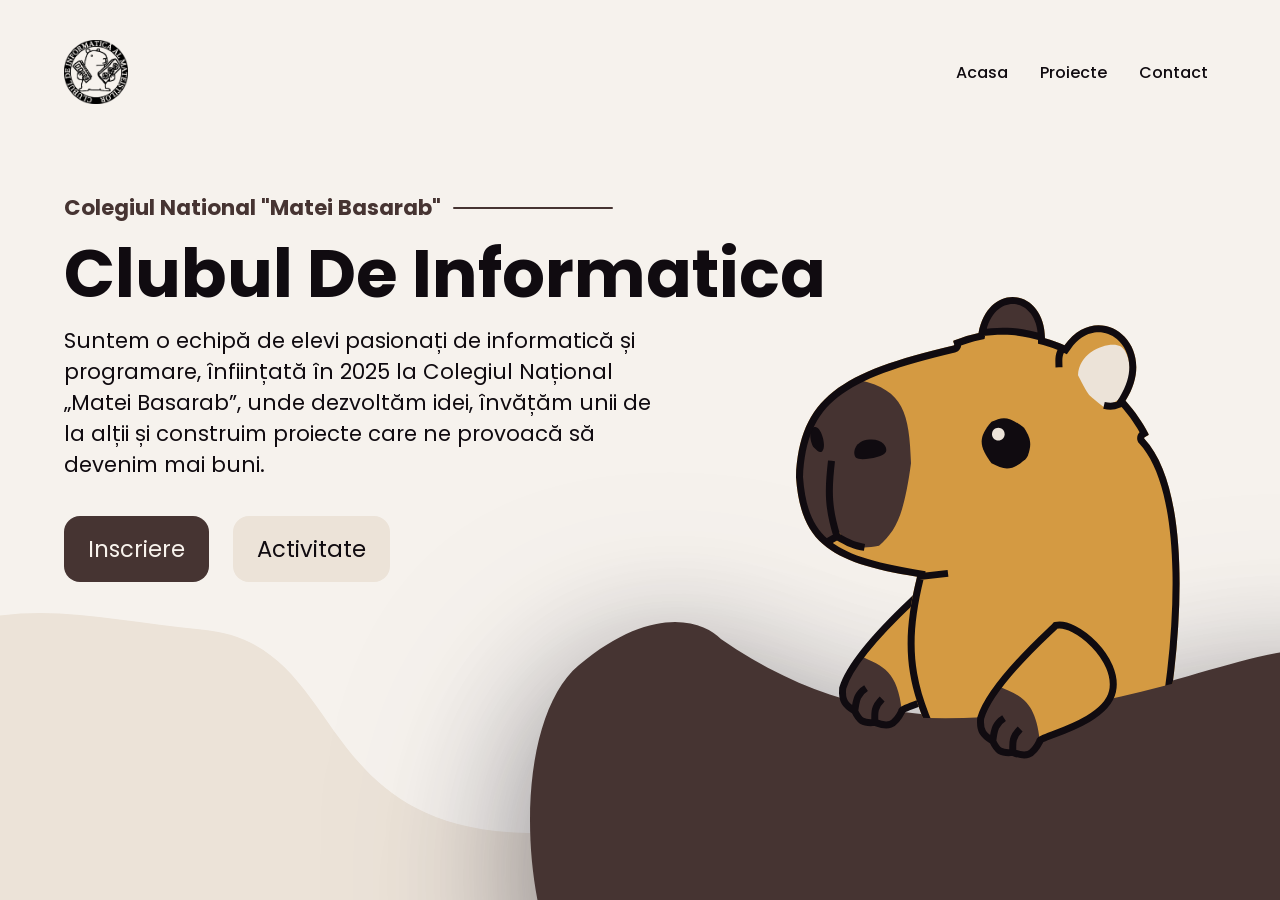
<file: index.html>
<!doctype html>
<html lang="en">
  <head>
    <meta charset="UTF-8" />
    <meta name="viewport" content="width=device-width, initial-scale=1.0" />
    <meta http-equiv="X-UA-Compatible" content="ie=edge" />
    <title>CNMB - Club Informatica</title>

    <link rel="stylesheet" href="styles/styles.css" />

    <link rel="stylesheet" href="styles/components/nav.css" />
    <link rel="stylesheet" href="styles/components/button.css" />

    <link rel="stylesheet" href="styles/pages/index.css" />

    <link rel="icon" href="./favicon.ico" type="image/x-icon" />
  </head>
  <body>
    <main class="wrapper">
      <nav class="nav">
        <img id="logo" class="logo" src="public/logo.png" alt="logo" />
        <ul>
          <li><a href="index.html">Acasa</a></li>
          <li><a href="projects.html">Proiecte</a></li>
          <li><a href="projects.html">Contact</a></li>
        </ul>
      </nav>
      <div class="hero">
        <div class="heading">
          <div>
            <h5>Colegiul National "Matei Basarab"</h5>
            <hr />
          </div>
          <h1>Clubul De Informatica</h1>
        </div>
        <h5 class="info">
        Suntem o echipă de elevi pasionați de informatică și programare, înființată în 2025 la Colegiul Național „Matei Basarab”, unde dezvoltăm idei, învățăm unii de la alții și construim proiecte care ne provoacă să devenim mai buni.
        </h5>
          <h5 class="info shorter">
            Suntem o echipă de elevi pasionați de informatică, înființată în 2025 la Colegiul Național „Matei Basarab”, unde învățăm și dezvoltăm proiecte împreună.
        </h5>
        <div class="actions">
          <button class="btn primary-btn"><a href="contact.html">Inscriere</a></button>
          <button class="btn card-btn"><a href="projects.html">Activitate</a></button>
        </div>
      </div>
      <!-- ------------------------------------------ Extra --------------------------------------- -->
      <svg
      class="floor"
      viewBox="0 0 1812 601"
      fill="none"
      xmlns="http://www.w3.org/2000/svg"
      >
      <path
          d="M0.453725 247.311C196.066 -65.9308 316.93 2.03855 473.078 15.5305C624.959 28.6537 563.363 238.212 846.857 203.894C1695.61 101.147 2068.89 463.972 1620.17 564.143C1416.34 609.646 -29.3274 687.246 0.453725 247.311Z"
      />
      </svg>
      <div class="scene">
      <div class="character-container">
          <!-- Capybara -->
          <svg
          id="capybara-body"
          width="384"
          height="646"
          viewBox="0 0 384 646"
          fill="none"
          xmlns="http://www.w3.org/2000/svg"
          >
          <defs>
              <mask
              id="capybara-mask"
              maskUnits="userSpaceOnUse"
              maskContentUnits="userSpaceOnUse"
              x="0"
              y="0"
              width="384"
              height="646"
              >
              <rect width="384" height="646" fill="white" />
              <path
                  d="M1083.77 56.1751C971.358 -48.5437 614.586 277.323 247.772 22.1751C226.772 -0.491598 160.472 -25.4249 63.2723 56.1751C-58.2277 158.175 2.27229 610.175 184.772 537.675C367.272 465.175 879.772 532.675 1149.27 554.675C1418.77 576.675 1273.52 232.934 1083.77 56.1751Z"
                  style="transform: translate(-415px, 299px)"
                  fill="black"
              />
              </mask>
          </defs>
          <g mask="url(#capybara-mask)">
              <path
              d="M158.153 47.3271L157.305 44.7812C157.135 44.2712 157.398 43.7178 157.902 43.5304C166.698 40.26 174.765 37.7775 182.5 36.0952C192.429 -16.4926 248.877 -8.89863 249 41.263C255.929 43.1215 262.407 45.4833 268.5 48.3676C302.5 -0.131802 365.5 46.8682 329.552 103.868C339.473 115.082 346.376 125.334 352.543 136.998C352.798 137.48 352.616 138.077 352.138 138.338L348.655 140.238C348.074 140.554 347.944 141.325 348.395 141.809C395.43 192.207 389.834 338.169 363.5 465.368L330 613.368C328.868 619.683 314.5 650.759 272.5 644.368C230.644 637.998 233.994 622.039 262.209 590.691C262.391 590.488 262.488 590.209 262.468 589.937C260.948 569.757 257.831 558.593 248 539.368L237.5 582.868C237.5 582.868 233.316 624.568 181 616.868C129.875 609.342 172.984 567.198 173.533 563.092C173.554 562.931 173.492 562.782 173.476 562.62C170.952 536.786 165.038 515.141 147.375 465.368C113.589 398.2 101.401 359.024 121 279.868C75.7445 272.585 45.9075 263.785 27.1085 247.368C10.2392 232.637 2.25812 211.773 0 180.368C3.41003 100.835 44.5656 75.0822 157.414 48.6219C157.987 48.4875 158.339 47.8856 158.153 47.3271Z"
              fill="#D49A42"
              />
              <path
              d="M246.5 39.3683C222.889 34.2386 209.045 33.795 183.5 36.3683C189.128 18.8342 199 1.36826 218 2.36826C237 3.36826 245.174 21.6276 246.5 39.3683Z"
              fill="#453331"
              />
              <path
              d="M64.001 83.3682C41.8857 87.3782 12 121.868 4.50098 162.368C5.00909 197.021 9.49376 213.825 23.001 240.368C33.3695 245.592 36.7608 242.402 40.501 230.868C50.6425 249.274 59.8178 253.51 83.001 248.868C99.8992 233.603 107.849 219.161 115.001 166.368C113.348 116.673 107.763 93.2225 64.001 83.3682Z"
              fill="#453331"
              />
              <path
              d="M18.1521 130.117C11.8983 132.4 14.5028 147.271 18.1521 150.868C21.8013 154.465 25.4464 157.864 27.5326 151.698C29.6188 145.532 24.4059 127.834 18.1521 130.117Z"
              fill="#100B10"
              />
              <path
              d="M59.9957 160.868C56.4943 157.368 57.494 145.368 70.9957 142.868C84.4974 140.368 91.9975 148.868 89.9958 154.868C87.994 160.868 63.4971 164.368 59.9957 160.868Z"
              fill="#100B10"
              />
              <path
              d="M308.022 109.693C307.702 109.801 307.329 109.732 307.064 109.522C290.613 96.4844 293.38 100.15 282.128 78.6122C282.047 78.4574 282.003 78.2721 282.012 78.0977C283.226 52.8012 315.034 43.3893 324.5 49.3681C333.636 55.1383 333.986 73.3934 333.999 74.7841C334 74.8461 333.994 74.9007 333.982 74.9616C329.954 96.3369 327.025 103.253 308.022 109.693Z"
              fill="#ECE3D8"
              />
              <path
              id="capybara-eye"
              d="M195.5 124.868C206.813 119.043 213.763 119.363 228 130.868C236.435 143.46 234.684 149.356 232.102 158.049C231.742 159.259 231 160.368 229.5 162.368C216 173.868 208.763 173.39 195.5 166.368C183.725 150.31 181.108 141.256 195.5 124.868Z"
              fill-rule="evenodd"
              clip-rule="evenodd"
              fill="#100B10"
              />
              <path
              d="M177 562.868C166.792 577.514 161.648 583.211 158.5 594.368C170.416 618.655 185.565 618.448 217 610.868C227.325 600.401 231.072 593.688 234.5 580.368C211.111 563.078 198.644 560.661 177 562.868Z"
              fill="#453331"
              />
              <path
              d="M264.5 590.368C256.186 598.118 242.782 621.3 244 625.368C261.669 645.088 277.065 644.566 307.5 637.368C318.099 629.294 323.08 623.848 328 610.368C302.536 592.531 288.721 589.485 264.5 590.368Z"
              fill="#453331"
              />
              <path
              id="capybara-iris"
              d="M196 137.184C196 133.696 198.828 130.868 202.316 130.868C205.804 130.868 208.632 133.696 208.632 137.184C208.632 140.672 205.804 143.5 202.316 143.5C198.828 143.5 196 140.672 196 137.184Z"
              fill="#ECE3D8"
              />
              <mask id="stroke0_304_114" fill="white">
              <path
                  d="M158.153 47.3271L157.305 44.7812C157.135 44.2712 157.398 43.7178 157.902 43.5304C166.698 40.26 174.765 37.7775 182.5 36.0952C192.429 -16.4926 248.877 -8.89863 249 41.263C255.929 43.1215 262.407 45.4833 268.5 48.3676C302.5 -0.131802 365.5 46.8682 329.552 103.868C339.473 115.082 346.376 125.334 352.543 136.998C352.798 137.48 352.616 138.077 352.138 138.338L348.655 140.238C348.074 140.554 347.944 141.325 348.395 141.809C395.43 192.207 389.834 338.169 363.5 465.368L330 613.368C329.021 618.832 318.13 642.838 288 645.063C283.311 645.41 278.156 645.228 272.5 644.368C268.822 643.808 265.494 643.174 262.5 642.463C231.424 635.075 236.473 619.284 262.209 590.691C262.392 590.488 262.488 590.209 262.468 589.937C260.948 569.757 257.831 558.593 248 539.368L237.5 582.868C237.5 582.868 234.065 617.105 194.5 617.806C190.4 617.878 185.912 617.591 181 616.868C178.231 616.46 175.738 615.951 173.5 615.352C134.437 604.893 172.98 567.009 173.532 563.097C173.555 562.936 173.492 562.782 173.476 562.62C170.952 536.786 165.038 515.141 147.375 465.368C113.589 398.2 101.401 359.024 121 279.868C75.7445 272.585 45.9075 263.785 27.1085 247.368C10.2392 232.637 2.25812 211.773 0 180.368C3.41003 100.835 44.5656 75.0822 157.414 48.6219C157.987 48.4875 158.339 47.8856 158.153 47.3271Z"
              />
              </mask>
              <path
              d="M248 539.368L251.432 538.682C246.888 515.932 237.64 499.461 221.033 470.621L218 472.368L214.967 474.114C231.656 503.096 240.284 518.605 244.568 540.053L248 539.368ZM268.5 48.3676L265.756 46.1954C262.015 50.9217 260.31 54.8352 259.675 58.8924C259.092 62.6171 259.463 66.5714 259.5 70.4022L263 70.3682L266.5 70.3342C266.454 65.6294 266.127 62.9389 266.591 59.975C267.003 57.3436 268.09 54.5246 271.244 50.5399L268.5 48.3676ZM329.552 103.868L327.728 100.881C323.472 103.48 320.509 104.793 317.812 105.343C315.174 105.881 312.504 105.748 308.728 104.945L308 108.368L307.272 111.792C311.569 112.706 315.286 113.003 319.212 112.202C323.078 111.413 326.855 109.617 331.377 106.855L329.552 103.868ZM182.5 36.0952L182.987 39.5611C196.123 37.7136 206.121 37.1915 215.904 38.001C225.698 38.8114 235.424 40.9683 248.025 44.6244L249 41.263L249.975 37.9017C237.172 34.1868 226.94 31.8903 216.481 31.0248C206.011 30.1585 195.461 30.7379 182.013 32.6293L182.5 36.0952ZM27.1085 247.368L28.8551 250.401L42.7467 242.401L41 239.368L39.2533 236.335L25.3618 244.335L27.1085 247.368ZM41 239.368L44.3428 238.331C35.107 208.56 35.8434 192.815 38.9791 164.25L35.5 163.868L32.0209 163.486C28.8313 192.542 28.0251 209.357 37.6572 240.405L41 239.368ZM41 239.368L39.2302 242.388C51.6086 249.643 58.0492 252.237 67.946 253.824L68.5 250.368L69.054 246.912C60.3139 245.511 54.7141 243.349 42.7698 236.349L41 239.368ZM121 279.868L121.393 283.346L152.393 279.846L152 276.368L151.607 272.89L120.607 276.39L121 279.868ZM194.5 617.806L197.905 616.997C196.483 611.004 196.131 606.792 196.689 602.926C197.249 599.049 198.766 595.219 201.577 590.037L198.5 588.368L195.423 586.7C192.451 592.181 190.493 596.857 189.761 601.926C189.028 607.005 189.567 612.18 191.095 618.614L194.5 617.806ZM173.5 615.352L176.977 614.95C176.122 607.555 176.078 602.592 176.839 598.552C177.581 594.611 179.133 591.323 181.877 587.361L179 585.368L176.123 583.375C173.001 587.882 170.935 592.078 169.959 597.257C169.003 602.337 169.142 608.131 170.023 615.754L173.5 615.352ZM288 645.063L291.447 644.459C290.372 638.326 290 633.816 290.449 629.448C290.898 625.092 292.187 620.661 294.718 614.744L291.5 613.368L288.282 611.991C285.593 618.278 284.032 623.425 283.486 628.731C282.941 634.024 283.429 639.26 284.553 645.668L288 645.063ZM262.5 642.463L265.997 642.315C265.723 635.836 265.682 631.165 266.402 626.858C267.107 622.645 268.569 618.638 271.514 613.647L268.5 611.868L265.486 610.089C262.18 615.69 260.368 620.505 259.498 625.703C258.644 630.808 258.729 636.138 259.003 642.611L262.5 642.463ZM158.153 47.3271L164.794 45.1135V45.1135L158.153 47.3271ZM157.305 44.7812L150.664 46.9947L150.664 46.9948L157.305 44.7812ZM352.138 138.338L348.786 132.193L348.786 132.193L352.138 138.338ZM348.655 140.238L352.007 146.383L352.007 146.383L348.655 140.238ZM348.395 141.809L353.513 137.033L353.513 137.033L348.395 141.809ZM363.5 465.368L370.327 466.913L370.342 466.85L370.355 466.787L363.5 465.368ZM330 613.368L323.173 611.822L323.138 611.977L323.11 612.133L330 613.368ZM262.468 589.937L269.448 589.411V589.411L262.468 589.937ZM248 539.368L254.232 536.181L245.629 519.356L241.195 537.725L248 539.368ZM237.5 582.868L230.696 581.225L230.583 581.692L230.535 582.169L237.5 582.868ZM173.476 562.62L180.443 561.94L180.443 561.94L173.476 562.62ZM147.375 465.368L153.972 463.027L153.825 462.614L153.628 462.222L147.375 465.368ZM121 279.868L127.795 281.55L129.623 274.165L122.112 272.957L121 279.868ZM157.902 43.5304L160.342 50.0916L160.342 50.0916L157.902 43.5304ZM182.5 36.0952L183.988 42.9353L188.518 41.9499L189.378 37.3939L182.5 36.0952ZM249 41.263L242 41.2802L242.013 46.6365L247.187 48.0241L249 41.263ZM268.5 48.3676L265.505 54.6945L270.842 57.2211L274.232 52.3859L268.5 48.3676ZM329.552 103.868L323.632 100.134L320.831 104.574L324.31 108.506L329.552 103.868ZM352.543 136.998L346.354 140.27L346.355 140.27L352.543 136.998ZM0 180.368L-6.99357 180.068L-7.01078 180.47L-6.98197 180.87L0 180.368ZM157.414 48.6219L159.012 55.437V55.437L157.414 48.6219ZM27.1085 247.368L22.5041 252.641H22.5041L27.1085 247.368ZM194.5 617.806L194.624 624.805H194.624L194.5 617.806ZM181 616.868L182.019 609.942V609.942L181 616.868ZM173.5 615.352L171.69 622.114H171.69L173.5 615.352ZM173.532 563.097L166.601 562.118L166.601 562.118L173.532 563.097ZM288 645.063L287.484 638.082H287.484L288 645.063ZM272.5 644.368L273.553 637.447H273.553L272.5 644.368ZM262.5 642.463L264.119 635.652V635.652L262.5 642.463ZM262.209 590.691L257.006 586.007L257.006 586.008L262.209 590.691ZM158.153 47.3271L164.794 45.1135L163.945 42.5676L157.305 44.7812L150.664 46.9948L151.512 49.5407L158.153 47.3271ZM352.138 138.338L348.786 132.193L345.303 134.093L348.655 140.238L352.007 146.383L355.49 144.483L352.138 138.338ZM348.395 141.809L343.278 146.585C353.903 157.97 361.977 175.259 367.51 197.434C373.021 219.524 375.875 245.913 376.462 274.93C377.638 332.96 369.738 400.709 356.645 463.948L363.5 465.368L370.355 466.787C383.596 402.827 391.662 333.997 390.46 274.646C389.859 244.973 386.938 217.472 381.093 194.045C375.269 170.702 366.405 150.847 353.513 137.033L348.395 141.809ZM363.5 465.368L356.673 463.822L323.173 611.822L330 613.368L336.827 614.913L370.327 466.913L363.5 465.368ZM262.468 589.937L269.448 589.411C267.855 568.27 264.472 556.205 254.232 536.181L248 539.368L241.768 542.555C251.191 560.982 254.04 571.244 255.488 590.463L262.468 589.937ZM248 539.368L241.195 537.725L230.696 581.225L237.5 582.868L244.305 584.51L254.805 541.01L248 539.368ZM173.476 562.62L180.443 561.94C177.83 535.202 171.662 512.878 153.972 463.027L147.375 465.368L140.778 467.709C158.413 517.403 164.073 538.37 166.509 563.301L173.476 562.62ZM147.375 465.368L153.628 462.222C136.781 428.728 125.701 402.925 121.067 375.929C116.458 349.075 118.149 320.509 127.795 281.55L121 279.868L114.205 278.185C104.253 318.383 102.238 348.983 107.269 378.298C112.276 407.47 124.183 434.839 141.122 468.513L147.375 465.368ZM157.902 43.5304L160.342 50.0916C168.918 46.9027 176.659 44.5292 183.988 42.9353L182.5 36.0952L181.012 29.2551C172.871 31.0257 164.478 33.6173 155.463 36.9693L157.902 43.5304ZM249 41.263L247.187 48.0241C253.734 49.7801 259.814 52.0005 265.505 54.6945L268.5 48.3676L271.495 42.0408C265 38.966 258.124 36.4629 250.813 34.502L249 41.263ZM182.5 36.0952L189.378 37.3939C193.869 13.607 207.947 5.99412 218.704 7.11067C229.694 8.25135 241.945 18.8911 242 41.2802L249 41.263L256 41.2459C255.932 13.4734 239.898 -4.76475 220.15 -6.81452C200.17 -8.88842 181.059 5.99557 175.622 34.7966L182.5 36.0952ZM329.552 103.868L324.31 108.506C333.849 119.29 340.438 129.081 346.354 140.27L352.543 136.998L358.731 133.726C352.313 121.587 345.096 110.873 334.795 99.2299L329.552 103.868ZM329.552 103.868L335.473 107.602C355.048 76.5632 348.318 46.5302 329.715 31.1594C320.552 23.5878 308.642 19.799 296.397 21.6412C284.085 23.4934 272.187 30.9135 262.768 44.3494L268.5 48.3676L274.232 52.3859C281.813 41.5721 290.54 36.6799 298.48 35.4854C306.486 34.2809 314.455 36.7108 320.798 41.9519C333.208 52.2061 340.004 74.1731 323.632 100.134L329.552 103.868ZM0 180.368L6.99357 180.668C8.64008 142.266 19.2448 118.14 42.0176 100.077C65.4776 81.4693 102.542 68.678 159.012 55.437L157.414 48.6219L155.816 41.8067C99.4378 55.0261 59.4999 68.3415 33.3176 89.1086C6.44801 110.421 -5.23005 138.937 -6.99357 180.068L0 180.368ZM121 279.868L122.112 272.957C76.8098 265.666 48.8469 257.058 31.7128 242.096L27.1085 247.368L22.5041 252.641C42.968 270.511 74.6792 279.503 119.888 286.779L121 279.868ZM27.1085 247.368L31.7128 242.096C16.7974 229.07 9.17324 210.341 6.98197 179.866L0 180.368L-6.98197 180.87C-4.657 213.204 3.68104 236.203 22.5041 252.641L27.1085 247.368ZM237.5 582.868C230.535 582.169 230.535 582.165 230.536 582.161C230.536 582.16 230.536 582.157 230.536 582.155C230.537 582.151 230.537 582.147 230.538 582.144C230.538 582.137 230.539 582.133 230.539 582.131C230.54 582.126 230.539 582.129 230.538 582.139C230.536 582.16 230.529 582.211 230.518 582.29C230.496 582.449 230.456 582.718 230.389 583.083C230.256 583.814 230.02 584.917 229.626 586.267C228.832 588.986 227.431 592.589 225.025 596.173C220.417 603.038 211.731 610.499 194.376 610.807L194.5 617.806L194.624 624.805C216.834 624.411 229.649 614.404 236.649 603.975C240.048 598.912 241.978 593.912 243.065 590.19C243.611 588.319 243.953 586.741 244.161 585.598C244.266 585.025 244.338 584.558 244.385 584.214C244.409 584.043 244.427 583.901 244.44 583.793C244.447 583.738 244.452 583.692 244.456 583.654C244.458 583.635 244.46 583.619 244.461 583.604C244.462 583.597 244.463 583.59 244.463 583.584C244.464 583.581 244.464 583.576 244.464 583.575C244.465 583.57 244.465 583.566 237.5 582.868ZM194.5 617.806L194.376 610.807C190.693 610.872 186.589 610.615 182.019 609.942L181 616.868L179.981 623.793C185.235 624.566 190.107 624.885 194.624 624.805L194.5 617.806ZM181 616.868L182.019 609.942C179.479 609.568 177.254 609.11 175.31 608.59L173.5 615.352L171.69 622.114C174.222 622.792 176.982 623.352 179.981 623.793L181 616.868ZM173.5 615.352L175.31 608.59C166.765 606.302 164.308 603.055 163.517 600.907C162.572 598.34 162.933 594.578 165.096 589.523C167.189 584.632 170.458 579.718 173.475 575.54C174.219 574.511 174.932 573.547 175.602 572.642C176.26 571.753 176.901 570.89 177.45 570.128C177.985 569.384 178.535 568.597 178.981 567.869C179.204 567.505 179.468 567.048 179.705 566.544C179.899 566.133 180.3 565.231 180.463 564.076L173.532 563.097L166.601 562.118C166.729 561.208 167.022 560.617 167.04 560.579C167.101 560.448 167.122 560.427 167.042 560.558C166.882 560.82 166.585 561.258 166.09 561.945C165.609 562.614 165.035 563.386 164.351 564.309C163.68 565.216 162.923 566.239 162.126 567.343C158.982 571.696 154.954 577.639 152.225 584.015C149.566 590.228 147.581 598.143 150.379 605.743C153.33 613.761 160.704 619.172 171.69 622.114L173.5 615.352ZM330 613.368L323.11 612.133C322.898 613.317 320.676 619.48 314.855 625.61C309.279 631.482 300.591 637.114 287.484 638.082L288 645.063L288.516 652.044C305.539 650.787 317.361 643.303 325.008 635.25C332.41 627.455 336.123 618.882 336.89 614.602L330 613.368ZM288 645.063L287.484 638.082C283.354 638.387 278.726 638.234 273.553 637.447L272.5 644.368L271.447 651.288C277.586 652.222 283.268 652.432 288.516 652.044L288 645.063ZM272.5 644.368L273.553 637.447C270.027 636.911 266.891 636.311 264.119 635.652L262.5 642.463L260.881 649.273C264.096 650.037 267.618 650.705 271.447 651.288L272.5 644.368ZM262.5 642.463L264.119 635.652C256.752 633.901 252.506 631.852 250.255 629.941C248.397 628.363 247.898 626.94 248.033 625.02C248.208 622.542 249.538 618.849 252.917 613.586C256.224 608.436 261.076 602.413 267.412 595.373L262.209 590.691L257.006 586.008C250.474 593.265 245.044 599.938 241.137 606.021C237.303 611.992 234.488 618.07 234.068 624.037C233.608 630.563 236.065 636.259 241.196 640.614C245.933 644.636 252.71 647.33 260.881 649.273L262.5 642.463ZM173.476 562.62L166.509 563.301C166.545 563.667 166.6 563.958 166.625 564.085C166.637 564.146 166.65 564.207 166.65 564.21C166.654 564.228 166.648 564.199 166.64 564.157C166.625 564.077 166.579 563.829 166.554 563.498C166.529 563.153 166.522 562.677 166.601 562.118L173.532 563.097L180.463 564.076C180.639 562.833 180.45 561.84 180.397 561.561C180.382 561.48 180.368 561.411 180.363 561.39C180.356 561.353 180.36 561.374 180.364 561.396C180.374 561.443 180.415 561.655 180.443 561.94L173.476 562.62ZM348.655 140.238L345.303 134.093C340.769 136.566 339.659 142.707 343.278 146.585L348.395 141.809L353.513 137.033C356.229 139.943 355.38 144.543 352.007 146.383L348.655 140.238ZM352.138 138.338L355.49 144.483C359.316 142.396 360.785 137.61 358.731 133.726L352.543 136.998L346.355 140.27C344.811 137.35 345.917 133.757 348.786 132.193L352.138 138.338ZM262.468 589.937L255.488 590.463C255.362 588.798 255.931 587.202 257.006 586.007L262.209 590.691L267.412 595.374C268.852 593.773 269.615 591.62 269.448 589.411L262.468 589.937ZM157.305 44.7812L163.945 42.5678C164.964 45.6231 163.388 48.9591 160.342 50.0916L157.902 43.5304L155.463 36.9692C151.409 38.4765 149.305 42.9193 150.664 46.9947L157.305 44.7812ZM158.153 47.3271L151.512 49.5407C150.34 46.0224 152.556 42.5712 155.816 41.8067L157.414 48.6219L159.012 55.437C163.418 54.4038 166.339 49.7487 164.794 45.1135L158.153 47.3271Z"
              fill="#100B10"
              mask="url(#stroke0_304_114)"
              />
          </g>
          </svg>
          <!-- Right Hand -->
          <svg
          id="capybara-right"
          width="186"
          height="186"
          viewBox="0 0 186 186"
          fill="none"
          xmlns="http://www.w3.org/2000/svg"
          >
          <path
              d="M137.343 140.663C165.368 122.984 161.313 64.0083 143.898 53.7463C138.198 54.3163 59.5466 48.0464 26.205 65.9996C16.2652 74.3162 15.9501 80.0138 18.5107 90.7922C15.035 100.253 15.163 105.288 24.78 113.02C30.5429 125.817 35.8771 129.285 51.8524 124.134C52.622 119.078 109.319 158.341 137.343 140.663Z"
              fill="#D49A42"
          />
          <path
              d="M24.78 113.02C30.5429 125.817 35.8771 129.285 51.8524 124.134C76.7775 92.9049 70.9897 79.4944 61.256 55.4561C55.2715 55.7412 43.8722 58.5913 26.205 65.9996C16.2652 74.3162 15.9501 80.0138 18.5107 90.7922C15.035 100.253 15.163 105.288 24.78 113.02Z"
              fill="#453331"
          />
          <path
              d="M24.7799 113.02C30.5427 125.817 35.8769 129.285 51.8522 124.134C52.6218 119.078 110.174 158.056 138.198 140.378C166.222 122.699 162.168 63.7233 144.753 53.4614C139.053 54.0313 59.5465 48.0464 26.2048 65.9997C16.265 74.3163 15.95 80.0138 18.5105 90.7923M24.7799 113.02C15.1629 105.288 15.0349 100.253 18.5105 90.7923M24.7799 113.02C31.6114 105.396 35.5923 101.416 46.4377 101.621M18.5105 90.7923C27.8093 83.4786 33.0589 80.2768 42.7331 82.528"
              stroke-width="7"
              stroke="#100B10"
          />
          </svg>
          <!-- Left Hand -->
          <svg
          id="capybara-left"
          width="186"
          height="186"
          viewBox="0 0 186 186"
          fill="none"
          xmlns="http://www.w3.org/2000/svg"
          >
          <path
              d="M137.343 140.663C165.368 122.984 161.313 64.0083 143.898 53.7463C138.198 54.3163 59.5466 48.0464 26.205 65.9996C16.2652 74.3162 15.9501 80.0138 18.5107 90.7922C15.035 100.253 15.163 105.288 24.78 113.02C30.5429 125.817 35.8771 129.285 51.8524 124.134C52.622 119.078 109.319 158.341 137.343 140.663Z"
              fill="#D49A42"
          />
          <path
              d="M24.78 113.02C30.5429 125.817 35.8771 129.285 51.8524 124.134C76.7775 92.9049 70.9897 79.4944 61.256 55.4561C55.2715 55.7412 43.8722 58.5913 26.205 65.9996C16.2652 74.3162 15.9501 80.0138 18.5107 90.7922C15.035 100.253 15.163 105.288 24.78 113.02Z"
              fill="#453331"
          />
          <path
              d="M24.7799 113.02C30.5427 125.817 35.8769 129.285 51.8522 124.134C52.6218 119.078 110.174 158.056 138.198 140.378C166.222 122.699 162.168 63.7233 144.753 53.4614C139.053 54.0313 59.5465 48.0464 26.2048 65.9997C16.265 74.3163 15.95 80.0138 18.5105 90.7923M24.7799 113.02C15.1629 105.288 15.0349 100.253 18.5105 90.7923M24.7799 113.02C31.6114 105.396 35.5923 101.416 46.4377 101.621M18.5105 90.7923C27.8093 83.4786 33.0589 80.2768 42.7331 82.528"
              stroke-width="7"
              stroke="#100B10"
          />
          </svg>
      </div>
      <svg
          class="table"
          viewBox="0 0 1298 556"
          fill="none"
          xmlns="http://www.w3.org/2000/svg"
      >
          <path
          d="M1083.77 56.1751C971.358 -48.5437 614.586 277.323 247.772 22.1751C226.772 -0.491598 160.472 -25.4249 63.2723 56.1751C-58.2277 158.175 2.27229 610.175 184.772 537.675C367.272 465.175 879.772 532.675 1149.27 554.675C1418.77 576.675 1273.52 232.934 1083.77 56.1751Z"
          fill="#463432"
          />
      </svg>
      </div>
      </div>
    </main>
    
    <script src="scripts/index.js"></script>
    <script src="scripts/general.js"></script>
  </body>
</html>
</file>
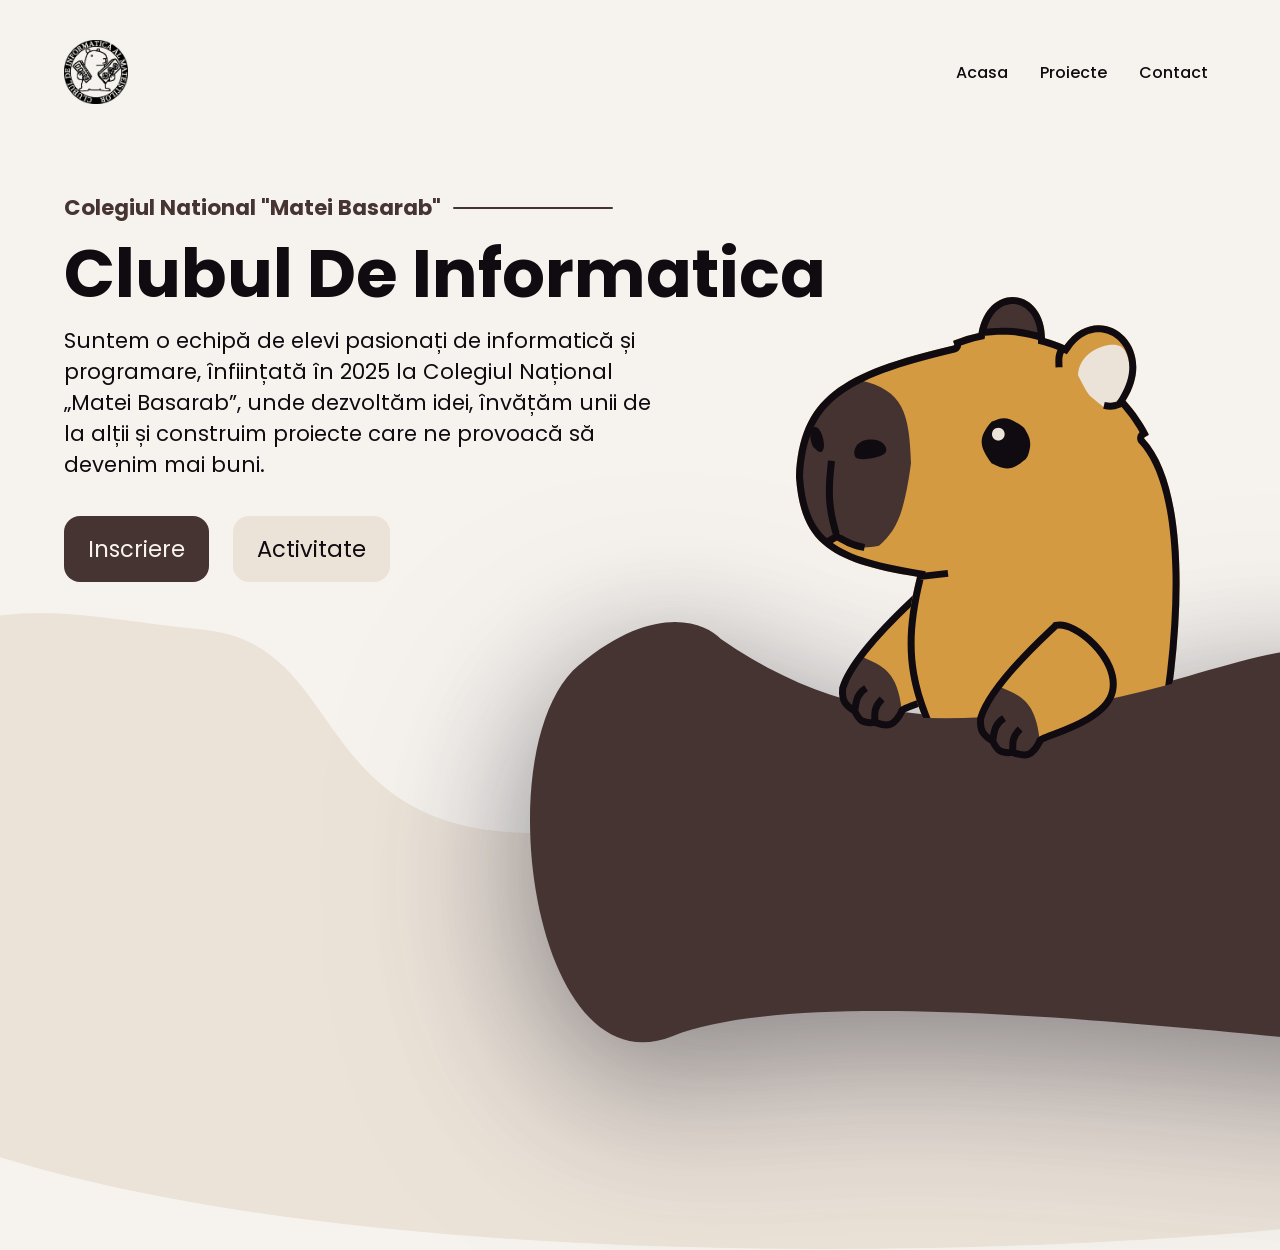
<file: pages/index.html>
<!doctype html>
<html lang="en">
  <head>
    <meta charset="UTF-8" />
    <meta name="viewport" content="width=device-width, initial-scale=1.0" />
    <meta http-equiv="X-UA-Compatible" content="ie=edge" />
    <title>CNMB - Club Informatica</title>

    <link rel="stylesheet" href="../styles/styles.css" />

    <link rel="stylesheet" href="../styles/components/nav.css" />
    <link rel="stylesheet" href="../styles/components/button.css" />

    <link rel="stylesheet" href="../styles/pages/index.css" />

    <link rel="icon" href="./favicon.ico" type="image/x-icon" />
  </head>
  <body>
    <nav class="nav">
      <img class="logo" src="../public/logo.png" alt="logo" />
      <ul>
        <li><a href="index.html">Acasa</a></li>
        <li><a href="projects.html">Proiecte</a></li>
        <li><a href="projects.html">Contact</a></li>
      </ul>
    </nav>
    <div class="hero">
      <div class="heading">
        <div>
          <h5>Colegiul National "Matei Basarab"</h5>
          <hr />
        </div>
        <h1>Clubul De Informatica</h1>
      </div>
        <h5 class="info">
        Suntem o echipă de elevi pasionați de informatică și programare, înființată în 2025 la Colegiul Național „Matei Basarab”, unde dezvoltăm idei, învățăm unii de la alții și construim proiecte care ne provoacă să devenim mai buni.
        </h5>
      <div class="actions">
        <button class="btn primary-btn"><a href="./contact.html">Inscriere</a></button>
        <button class="btn card-btn"><a href="./projects.html">Activitate</a></button>
      </div>
    </div>
    <!-- ------------------------------------------ Extra --------------------------------------- -->
    <svg
    class="floor"
    viewBox="0 0 1812 601"
    fill="none"
    xmlns="http://www.w3.org/2000/svg"
    >
    <path
        d="M0.453725 247.311C196.066 -65.9308 316.93 2.03855 473.078 15.5305C624.959 28.6537 563.363 238.212 846.857 203.894C1695.61 101.147 2068.89 463.972 1620.17 564.143C1416.34 609.646 -29.3274 687.246 0.453725 247.311Z"
    />
    </svg>
    <div class="scene">
    <div class="character-container">
        <!-- Capybara -->
        <svg
        id="capybara-body"
        width="384"
        height="646"
        viewBox="0 0 384 646"
        fill="none"
        xmlns="http://www.w3.org/2000/svg"
        >
        <defs>
            <mask
            id="capybara-mask"
            maskUnits="userSpaceOnUse"
            maskContentUnits="userSpaceOnUse"
            x="0"
            y="0"
            width="384"
            height="646"
            >
            <rect width="384" height="646" fill="white" />
            <path
                d="M1083.77 56.1751C971.358 -48.5437 614.586 277.323 247.772 22.1751C226.772 -0.491598 160.472 -25.4249 63.2723 56.1751C-58.2277 158.175 2.27229 610.175 184.772 537.675C367.272 465.175 879.772 532.675 1149.27 554.675C1418.77 576.675 1273.52 232.934 1083.77 56.1751Z"
                style="transform: translate(-415px, 299px)"
                fill="black"
            />
            </mask>
        </defs>
        <g mask="url(#capybara-mask)">
            <path
            d="M158.153 47.3271L157.305 44.7812C157.135 44.2712 157.398 43.7178 157.902 43.5304C166.698 40.26 174.765 37.7775 182.5 36.0952C192.429 -16.4926 248.877 -8.89863 249 41.263C255.929 43.1215 262.407 45.4833 268.5 48.3676C302.5 -0.131802 365.5 46.8682 329.552 103.868C339.473 115.082 346.376 125.334 352.543 136.998C352.798 137.48 352.616 138.077 352.138 138.338L348.655 140.238C348.074 140.554 347.944 141.325 348.395 141.809C395.43 192.207 389.834 338.169 363.5 465.368L330 613.368C328.868 619.683 314.5 650.759 272.5 644.368C230.644 637.998 233.994 622.039 262.209 590.691C262.391 590.488 262.488 590.209 262.468 589.937C260.948 569.757 257.831 558.593 248 539.368L237.5 582.868C237.5 582.868 233.316 624.568 181 616.868C129.875 609.342 172.984 567.198 173.533 563.092C173.554 562.931 173.492 562.782 173.476 562.62C170.952 536.786 165.038 515.141 147.375 465.368C113.589 398.2 101.401 359.024 121 279.868C75.7445 272.585 45.9075 263.785 27.1085 247.368C10.2392 232.637 2.25812 211.773 0 180.368C3.41003 100.835 44.5656 75.0822 157.414 48.6219C157.987 48.4875 158.339 47.8856 158.153 47.3271Z"
            fill="#D49A42"
            />
            <path
            d="M246.5 39.3683C222.889 34.2386 209.045 33.795 183.5 36.3683C189.128 18.8342 199 1.36826 218 2.36826C237 3.36826 245.174 21.6276 246.5 39.3683Z"
            fill="#453331"
            />
            <path
            d="M64.001 83.3682C41.8857 87.3782 12 121.868 4.50098 162.368C5.00909 197.021 9.49376 213.825 23.001 240.368C33.3695 245.592 36.7608 242.402 40.501 230.868C50.6425 249.274 59.8178 253.51 83.001 248.868C99.8992 233.603 107.849 219.161 115.001 166.368C113.348 116.673 107.763 93.2225 64.001 83.3682Z"
            fill="#453331"
            />
            <path
            d="M18.1521 130.117C11.8983 132.4 14.5028 147.271 18.1521 150.868C21.8013 154.465 25.4464 157.864 27.5326 151.698C29.6188 145.532 24.4059 127.834 18.1521 130.117Z"
            fill="#100B10"
            />
            <path
            d="M59.9957 160.868C56.4943 157.368 57.494 145.368 70.9957 142.868C84.4974 140.368 91.9975 148.868 89.9958 154.868C87.994 160.868 63.4971 164.368 59.9957 160.868Z"
            fill="#100B10"
            />
            <path
            d="M308.022 109.693C307.702 109.801 307.329 109.732 307.064 109.522C290.613 96.4844 293.38 100.15 282.128 78.6122C282.047 78.4574 282.003 78.2721 282.012 78.0977C283.226 52.8012 315.034 43.3893 324.5 49.3681C333.636 55.1383 333.986 73.3934 333.999 74.7841C334 74.8461 333.994 74.9007 333.982 74.9616C329.954 96.3369 327.025 103.253 308.022 109.693Z"
            fill="#ECE3D8"
            />
            <path
            id="capybara-eye"
            d="M195.5 124.868C206.813 119.043 213.763 119.363 228 130.868C236.435 143.46 234.684 149.356 232.102 158.049C231.742 159.259 231 160.368 229.5 162.368C216 173.868 208.763 173.39 195.5 166.368C183.725 150.31 181.108 141.256 195.5 124.868Z"
            fill-rule="evenodd"
            clip-rule="evenodd"
            fill="#100B10"
            />
            <path
            d="M177 562.868C166.792 577.514 161.648 583.211 158.5 594.368C170.416 618.655 185.565 618.448 217 610.868C227.325 600.401 231.072 593.688 234.5 580.368C211.111 563.078 198.644 560.661 177 562.868Z"
            fill="#453331"
            />
            <path
            d="M264.5 590.368C256.186 598.118 242.782 621.3 244 625.368C261.669 645.088 277.065 644.566 307.5 637.368C318.099 629.294 323.08 623.848 328 610.368C302.536 592.531 288.721 589.485 264.5 590.368Z"
            fill="#453331"
            />
            <path
            id="capybara-iris"
            d="M196 137.184C196 133.696 198.828 130.868 202.316 130.868C205.804 130.868 208.632 133.696 208.632 137.184C208.632 140.672 205.804 143.5 202.316 143.5C198.828 143.5 196 140.672 196 137.184Z"
            fill="#ECE3D8"
            />
            <mask id="stroke0_304_114" fill="white">
            <path
                d="M158.153 47.3271L157.305 44.7812C157.135 44.2712 157.398 43.7178 157.902 43.5304C166.698 40.26 174.765 37.7775 182.5 36.0952C192.429 -16.4926 248.877 -8.89863 249 41.263C255.929 43.1215 262.407 45.4833 268.5 48.3676C302.5 -0.131802 365.5 46.8682 329.552 103.868C339.473 115.082 346.376 125.334 352.543 136.998C352.798 137.48 352.616 138.077 352.138 138.338L348.655 140.238C348.074 140.554 347.944 141.325 348.395 141.809C395.43 192.207 389.834 338.169 363.5 465.368L330 613.368C329.021 618.832 318.13 642.838 288 645.063C283.311 645.41 278.156 645.228 272.5 644.368C268.822 643.808 265.494 643.174 262.5 642.463C231.424 635.075 236.473 619.284 262.209 590.691C262.392 590.488 262.488 590.209 262.468 589.937C260.948 569.757 257.831 558.593 248 539.368L237.5 582.868C237.5 582.868 234.065 617.105 194.5 617.806C190.4 617.878 185.912 617.591 181 616.868C178.231 616.46 175.738 615.951 173.5 615.352C134.437 604.893 172.98 567.009 173.532 563.097C173.555 562.936 173.492 562.782 173.476 562.62C170.952 536.786 165.038 515.141 147.375 465.368C113.589 398.2 101.401 359.024 121 279.868C75.7445 272.585 45.9075 263.785 27.1085 247.368C10.2392 232.637 2.25812 211.773 0 180.368C3.41003 100.835 44.5656 75.0822 157.414 48.6219C157.987 48.4875 158.339 47.8856 158.153 47.3271Z"
            />
            </mask>
            <path
            d="M248 539.368L251.432 538.682C246.888 515.932 237.64 499.461 221.033 470.621L218 472.368L214.967 474.114C231.656 503.096 240.284 518.605 244.568 540.053L248 539.368ZM268.5 48.3676L265.756 46.1954C262.015 50.9217 260.31 54.8352 259.675 58.8924C259.092 62.6171 259.463 66.5714 259.5 70.4022L263 70.3682L266.5 70.3342C266.454 65.6294 266.127 62.9389 266.591 59.975C267.003 57.3436 268.09 54.5246 271.244 50.5399L268.5 48.3676ZM329.552 103.868L327.728 100.881C323.472 103.48 320.509 104.793 317.812 105.343C315.174 105.881 312.504 105.748 308.728 104.945L308 108.368L307.272 111.792C311.569 112.706 315.286 113.003 319.212 112.202C323.078 111.413 326.855 109.617 331.377 106.855L329.552 103.868ZM182.5 36.0952L182.987 39.5611C196.123 37.7136 206.121 37.1915 215.904 38.001C225.698 38.8114 235.424 40.9683 248.025 44.6244L249 41.263L249.975 37.9017C237.172 34.1868 226.94 31.8903 216.481 31.0248C206.011 30.1585 195.461 30.7379 182.013 32.6293L182.5 36.0952ZM27.1085 247.368L28.8551 250.401L42.7467 242.401L41 239.368L39.2533 236.335L25.3618 244.335L27.1085 247.368ZM41 239.368L44.3428 238.331C35.107 208.56 35.8434 192.815 38.9791 164.25L35.5 163.868L32.0209 163.486C28.8313 192.542 28.0251 209.357 37.6572 240.405L41 239.368ZM41 239.368L39.2302 242.388C51.6086 249.643 58.0492 252.237 67.946 253.824L68.5 250.368L69.054 246.912C60.3139 245.511 54.7141 243.349 42.7698 236.349L41 239.368ZM121 279.868L121.393 283.346L152.393 279.846L152 276.368L151.607 272.89L120.607 276.39L121 279.868ZM194.5 617.806L197.905 616.997C196.483 611.004 196.131 606.792 196.689 602.926C197.249 599.049 198.766 595.219 201.577 590.037L198.5 588.368L195.423 586.7C192.451 592.181 190.493 596.857 189.761 601.926C189.028 607.005 189.567 612.18 191.095 618.614L194.5 617.806ZM173.5 615.352L176.977 614.95C176.122 607.555 176.078 602.592 176.839 598.552C177.581 594.611 179.133 591.323 181.877 587.361L179 585.368L176.123 583.375C173.001 587.882 170.935 592.078 169.959 597.257C169.003 602.337 169.142 608.131 170.023 615.754L173.5 615.352ZM288 645.063L291.447 644.459C290.372 638.326 290 633.816 290.449 629.448C290.898 625.092 292.187 620.661 294.718 614.744L291.5 613.368L288.282 611.991C285.593 618.278 284.032 623.425 283.486 628.731C282.941 634.024 283.429 639.26 284.553 645.668L288 645.063ZM262.5 642.463L265.997 642.315C265.723 635.836 265.682 631.165 266.402 626.858C267.107 622.645 268.569 618.638 271.514 613.647L268.5 611.868L265.486 610.089C262.18 615.69 260.368 620.505 259.498 625.703C258.644 630.808 258.729 636.138 259.003 642.611L262.5 642.463ZM158.153 47.3271L164.794 45.1135V45.1135L158.153 47.3271ZM157.305 44.7812L150.664 46.9947L150.664 46.9948L157.305 44.7812ZM352.138 138.338L348.786 132.193L348.786 132.193L352.138 138.338ZM348.655 140.238L352.007 146.383L352.007 146.383L348.655 140.238ZM348.395 141.809L353.513 137.033L353.513 137.033L348.395 141.809ZM363.5 465.368L370.327 466.913L370.342 466.85L370.355 466.787L363.5 465.368ZM330 613.368L323.173 611.822L323.138 611.977L323.11 612.133L330 613.368ZM262.468 589.937L269.448 589.411V589.411L262.468 589.937ZM248 539.368L254.232 536.181L245.629 519.356L241.195 537.725L248 539.368ZM237.5 582.868L230.696 581.225L230.583 581.692L230.535 582.169L237.5 582.868ZM173.476 562.62L180.443 561.94L180.443 561.94L173.476 562.62ZM147.375 465.368L153.972 463.027L153.825 462.614L153.628 462.222L147.375 465.368ZM121 279.868L127.795 281.55L129.623 274.165L122.112 272.957L121 279.868ZM157.902 43.5304L160.342 50.0916L160.342 50.0916L157.902 43.5304ZM182.5 36.0952L183.988 42.9353L188.518 41.9499L189.378 37.3939L182.5 36.0952ZM249 41.263L242 41.2802L242.013 46.6365L247.187 48.0241L249 41.263ZM268.5 48.3676L265.505 54.6945L270.842 57.2211L274.232 52.3859L268.5 48.3676ZM329.552 103.868L323.632 100.134L320.831 104.574L324.31 108.506L329.552 103.868ZM352.543 136.998L346.354 140.27L346.355 140.27L352.543 136.998ZM0 180.368L-6.99357 180.068L-7.01078 180.47L-6.98197 180.87L0 180.368ZM157.414 48.6219L159.012 55.437V55.437L157.414 48.6219ZM27.1085 247.368L22.5041 252.641H22.5041L27.1085 247.368ZM194.5 617.806L194.624 624.805H194.624L194.5 617.806ZM181 616.868L182.019 609.942V609.942L181 616.868ZM173.5 615.352L171.69 622.114H171.69L173.5 615.352ZM173.532 563.097L166.601 562.118L166.601 562.118L173.532 563.097ZM288 645.063L287.484 638.082H287.484L288 645.063ZM272.5 644.368L273.553 637.447H273.553L272.5 644.368ZM262.5 642.463L264.119 635.652V635.652L262.5 642.463ZM262.209 590.691L257.006 586.007L257.006 586.008L262.209 590.691ZM158.153 47.3271L164.794 45.1135L163.945 42.5676L157.305 44.7812L150.664 46.9948L151.512 49.5407L158.153 47.3271ZM352.138 138.338L348.786 132.193L345.303 134.093L348.655 140.238L352.007 146.383L355.49 144.483L352.138 138.338ZM348.395 141.809L343.278 146.585C353.903 157.97 361.977 175.259 367.51 197.434C373.021 219.524 375.875 245.913 376.462 274.93C377.638 332.96 369.738 400.709 356.645 463.948L363.5 465.368L370.355 466.787C383.596 402.827 391.662 333.997 390.46 274.646C389.859 244.973 386.938 217.472 381.093 194.045C375.269 170.702 366.405 150.847 353.513 137.033L348.395 141.809ZM363.5 465.368L356.673 463.822L323.173 611.822L330 613.368L336.827 614.913L370.327 466.913L363.5 465.368ZM262.468 589.937L269.448 589.411C267.855 568.27 264.472 556.205 254.232 536.181L248 539.368L241.768 542.555C251.191 560.982 254.04 571.244 255.488 590.463L262.468 589.937ZM248 539.368L241.195 537.725L230.696 581.225L237.5 582.868L244.305 584.51L254.805 541.01L248 539.368ZM173.476 562.62L180.443 561.94C177.83 535.202 171.662 512.878 153.972 463.027L147.375 465.368L140.778 467.709C158.413 517.403 164.073 538.37 166.509 563.301L173.476 562.62ZM147.375 465.368L153.628 462.222C136.781 428.728 125.701 402.925 121.067 375.929C116.458 349.075 118.149 320.509 127.795 281.55L121 279.868L114.205 278.185C104.253 318.383 102.238 348.983 107.269 378.298C112.276 407.47 124.183 434.839 141.122 468.513L147.375 465.368ZM157.902 43.5304L160.342 50.0916C168.918 46.9027 176.659 44.5292 183.988 42.9353L182.5 36.0952L181.012 29.2551C172.871 31.0257 164.478 33.6173 155.463 36.9693L157.902 43.5304ZM249 41.263L247.187 48.0241C253.734 49.7801 259.814 52.0005 265.505 54.6945L268.5 48.3676L271.495 42.0408C265 38.966 258.124 36.4629 250.813 34.502L249 41.263ZM182.5 36.0952L189.378 37.3939C193.869 13.607 207.947 5.99412 218.704 7.11067C229.694 8.25135 241.945 18.8911 242 41.2802L249 41.263L256 41.2459C255.932 13.4734 239.898 -4.76475 220.15 -6.81452C200.17 -8.88842 181.059 5.99557 175.622 34.7966L182.5 36.0952ZM329.552 103.868L324.31 108.506C333.849 119.29 340.438 129.081 346.354 140.27L352.543 136.998L358.731 133.726C352.313 121.587 345.096 110.873 334.795 99.2299L329.552 103.868ZM329.552 103.868L335.473 107.602C355.048 76.5632 348.318 46.5302 329.715 31.1594C320.552 23.5878 308.642 19.799 296.397 21.6412C284.085 23.4934 272.187 30.9135 262.768 44.3494L268.5 48.3676L274.232 52.3859C281.813 41.5721 290.54 36.6799 298.48 35.4854C306.486 34.2809 314.455 36.7108 320.798 41.9519C333.208 52.2061 340.004 74.1731 323.632 100.134L329.552 103.868ZM0 180.368L6.99357 180.668C8.64008 142.266 19.2448 118.14 42.0176 100.077C65.4776 81.4693 102.542 68.678 159.012 55.437L157.414 48.6219L155.816 41.8067C99.4378 55.0261 59.4999 68.3415 33.3176 89.1086C6.44801 110.421 -5.23005 138.937 -6.99357 180.068L0 180.368ZM121 279.868L122.112 272.957C76.8098 265.666 48.8469 257.058 31.7128 242.096L27.1085 247.368L22.5041 252.641C42.968 270.511 74.6792 279.503 119.888 286.779L121 279.868ZM27.1085 247.368L31.7128 242.096C16.7974 229.07 9.17324 210.341 6.98197 179.866L0 180.368L-6.98197 180.87C-4.657 213.204 3.68104 236.203 22.5041 252.641L27.1085 247.368ZM237.5 582.868C230.535 582.169 230.535 582.165 230.536 582.161C230.536 582.16 230.536 582.157 230.536 582.155C230.537 582.151 230.537 582.147 230.538 582.144C230.538 582.137 230.539 582.133 230.539 582.131C230.54 582.126 230.539 582.129 230.538 582.139C230.536 582.16 230.529 582.211 230.518 582.29C230.496 582.449 230.456 582.718 230.389 583.083C230.256 583.814 230.02 584.917 229.626 586.267C228.832 588.986 227.431 592.589 225.025 596.173C220.417 603.038 211.731 610.499 194.376 610.807L194.5 617.806L194.624 624.805C216.834 624.411 229.649 614.404 236.649 603.975C240.048 598.912 241.978 593.912 243.065 590.19C243.611 588.319 243.953 586.741 244.161 585.598C244.266 585.025 244.338 584.558 244.385 584.214C244.409 584.043 244.427 583.901 244.44 583.793C244.447 583.738 244.452 583.692 244.456 583.654C244.458 583.635 244.46 583.619 244.461 583.604C244.462 583.597 244.463 583.59 244.463 583.584C244.464 583.581 244.464 583.576 244.464 583.575C244.465 583.57 244.465 583.566 237.5 582.868ZM194.5 617.806L194.376 610.807C190.693 610.872 186.589 610.615 182.019 609.942L181 616.868L179.981 623.793C185.235 624.566 190.107 624.885 194.624 624.805L194.5 617.806ZM181 616.868L182.019 609.942C179.479 609.568 177.254 609.11 175.31 608.59L173.5 615.352L171.69 622.114C174.222 622.792 176.982 623.352 179.981 623.793L181 616.868ZM173.5 615.352L175.31 608.59C166.765 606.302 164.308 603.055 163.517 600.907C162.572 598.34 162.933 594.578 165.096 589.523C167.189 584.632 170.458 579.718 173.475 575.54C174.219 574.511 174.932 573.547 175.602 572.642C176.26 571.753 176.901 570.89 177.45 570.128C177.985 569.384 178.535 568.597 178.981 567.869C179.204 567.505 179.468 567.048 179.705 566.544C179.899 566.133 180.3 565.231 180.463 564.076L173.532 563.097L166.601 562.118C166.729 561.208 167.022 560.617 167.04 560.579C167.101 560.448 167.122 560.427 167.042 560.558C166.882 560.82 166.585 561.258 166.09 561.945C165.609 562.614 165.035 563.386 164.351 564.309C163.68 565.216 162.923 566.239 162.126 567.343C158.982 571.696 154.954 577.639 152.225 584.015C149.566 590.228 147.581 598.143 150.379 605.743C153.33 613.761 160.704 619.172 171.69 622.114L173.5 615.352ZM330 613.368L323.11 612.133C322.898 613.317 320.676 619.48 314.855 625.61C309.279 631.482 300.591 637.114 287.484 638.082L288 645.063L288.516 652.044C305.539 650.787 317.361 643.303 325.008 635.25C332.41 627.455 336.123 618.882 336.89 614.602L330 613.368ZM288 645.063L287.484 638.082C283.354 638.387 278.726 638.234 273.553 637.447L272.5 644.368L271.447 651.288C277.586 652.222 283.268 652.432 288.516 652.044L288 645.063ZM272.5 644.368L273.553 637.447C270.027 636.911 266.891 636.311 264.119 635.652L262.5 642.463L260.881 649.273C264.096 650.037 267.618 650.705 271.447 651.288L272.5 644.368ZM262.5 642.463L264.119 635.652C256.752 633.901 252.506 631.852 250.255 629.941C248.397 628.363 247.898 626.94 248.033 625.02C248.208 622.542 249.538 618.849 252.917 613.586C256.224 608.436 261.076 602.413 267.412 595.373L262.209 590.691L257.006 586.008C250.474 593.265 245.044 599.938 241.137 606.021C237.303 611.992 234.488 618.07 234.068 624.037C233.608 630.563 236.065 636.259 241.196 640.614C245.933 644.636 252.71 647.33 260.881 649.273L262.5 642.463ZM173.476 562.62L166.509 563.301C166.545 563.667 166.6 563.958 166.625 564.085C166.637 564.146 166.65 564.207 166.65 564.21C166.654 564.228 166.648 564.199 166.64 564.157C166.625 564.077 166.579 563.829 166.554 563.498C166.529 563.153 166.522 562.677 166.601 562.118L173.532 563.097L180.463 564.076C180.639 562.833 180.45 561.84 180.397 561.561C180.382 561.48 180.368 561.411 180.363 561.39C180.356 561.353 180.36 561.374 180.364 561.396C180.374 561.443 180.415 561.655 180.443 561.94L173.476 562.62ZM348.655 140.238L345.303 134.093C340.769 136.566 339.659 142.707 343.278 146.585L348.395 141.809L353.513 137.033C356.229 139.943 355.38 144.543 352.007 146.383L348.655 140.238ZM352.138 138.338L355.49 144.483C359.316 142.396 360.785 137.61 358.731 133.726L352.543 136.998L346.355 140.27C344.811 137.35 345.917 133.757 348.786 132.193L352.138 138.338ZM262.468 589.937L255.488 590.463C255.362 588.798 255.931 587.202 257.006 586.007L262.209 590.691L267.412 595.374C268.852 593.773 269.615 591.62 269.448 589.411L262.468 589.937ZM157.305 44.7812L163.945 42.5678C164.964 45.6231 163.388 48.9591 160.342 50.0916L157.902 43.5304L155.463 36.9692C151.409 38.4765 149.305 42.9193 150.664 46.9947L157.305 44.7812ZM158.153 47.3271L151.512 49.5407C150.34 46.0224 152.556 42.5712 155.816 41.8067L157.414 48.6219L159.012 55.437C163.418 54.4038 166.339 49.7487 164.794 45.1135L158.153 47.3271Z"
            fill="#100B10"
            mask="url(#stroke0_304_114)"
            />
        </g>
        </svg>
        <!-- Right Hand -->
        <svg
        id="capybara-right"
        width="186"
        height="186"
        viewBox="0 0 186 186"
        fill="none"
        xmlns="http://www.w3.org/2000/svg"
        >
        <path
            d="M137.343 140.663C165.368 122.984 161.313 64.0083 143.898 53.7463C138.198 54.3163 59.5466 48.0464 26.205 65.9996C16.2652 74.3162 15.9501 80.0138 18.5107 90.7922C15.035 100.253 15.163 105.288 24.78 113.02C30.5429 125.817 35.8771 129.285 51.8524 124.134C52.622 119.078 109.319 158.341 137.343 140.663Z"
            fill="#D49A42"
        />
        <path
            d="M24.78 113.02C30.5429 125.817 35.8771 129.285 51.8524 124.134C76.7775 92.9049 70.9897 79.4944 61.256 55.4561C55.2715 55.7412 43.8722 58.5913 26.205 65.9996C16.2652 74.3162 15.9501 80.0138 18.5107 90.7922C15.035 100.253 15.163 105.288 24.78 113.02Z"
            fill="#453331"
        />
        <path
            d="M24.7799 113.02C30.5427 125.817 35.8769 129.285 51.8522 124.134C52.6218 119.078 110.174 158.056 138.198 140.378C166.222 122.699 162.168 63.7233 144.753 53.4614C139.053 54.0313 59.5465 48.0464 26.2048 65.9997C16.265 74.3163 15.95 80.0138 18.5105 90.7923M24.7799 113.02C15.1629 105.288 15.0349 100.253 18.5105 90.7923M24.7799 113.02C31.6114 105.396 35.5923 101.416 46.4377 101.621M18.5105 90.7923C27.8093 83.4786 33.0589 80.2768 42.7331 82.528"
            stroke-width="7"
            stroke="#100B10"
        />
        </svg>
        <!-- Left Hand -->
        <svg
        id="capybara-left"
        width="186"
        height="186"
        viewBox="0 0 186 186"
        fill="none"
        xmlns="http://www.w3.org/2000/svg"
        >
        <path
            d="M137.343 140.663C165.368 122.984 161.313 64.0083 143.898 53.7463C138.198 54.3163 59.5466 48.0464 26.205 65.9996C16.2652 74.3162 15.9501 80.0138 18.5107 90.7922C15.035 100.253 15.163 105.288 24.78 113.02C30.5429 125.817 35.8771 129.285 51.8524 124.134C52.622 119.078 109.319 158.341 137.343 140.663Z"
            fill="#D49A42"
        />
        <path
            d="M24.78 113.02C30.5429 125.817 35.8771 129.285 51.8524 124.134C76.7775 92.9049 70.9897 79.4944 61.256 55.4561C55.2715 55.7412 43.8722 58.5913 26.205 65.9996C16.2652 74.3162 15.9501 80.0138 18.5107 90.7922C15.035 100.253 15.163 105.288 24.78 113.02Z"
            fill="#453331"
        />
        <path
            d="M24.7799 113.02C30.5427 125.817 35.8769 129.285 51.8522 124.134C52.6218 119.078 110.174 158.056 138.198 140.378C166.222 122.699 162.168 63.7233 144.753 53.4614C139.053 54.0313 59.5465 48.0464 26.2048 65.9997C16.265 74.3163 15.95 80.0138 18.5105 90.7923M24.7799 113.02C15.1629 105.288 15.0349 100.253 18.5105 90.7923M24.7799 113.02C31.6114 105.396 35.5923 101.416 46.4377 101.621M18.5105 90.7923C27.8093 83.4786 33.0589 80.2768 42.7331 82.528"
            stroke-width="7"
            stroke="#100B10"
        />
        </svg>
    </div>
    <svg
        class="table"
        viewBox="0 0 1298 556"
        fill="none"
        xmlns="http://www.w3.org/2000/svg"
    >
        <path
        d="M1083.77 56.1751C971.358 -48.5437 614.586 277.323 247.772 22.1751C226.772 -0.491598 160.472 -25.4249 63.2723 56.1751C-58.2277 158.175 2.27229 610.175 184.772 537.675C367.272 465.175 879.772 532.675 1149.27 554.675C1418.77 576.675 1273.52 232.934 1083.77 56.1751Z"
        fill="#463432"
        />
    </svg>
    </div>
    </div>
    <script src="../scripts/index.js"></script>
  </body>
</html>
</file>
<file: styles/styles.css>
@import url('https://fonts.googleapis.com/css2?family=Poppins:ital,wght@0,100;0,200;0,300;0,400;0,500;0,600;0,700;0,800;0,900;1,100;1,200;1,300;1,400;1,500;1,600;1,700;1,800;1,900&display=swap');

:root {
  color-scheme: light;

  /* 1. Base */
  --background: #f6f2ed;
  --foreground: #100b10;

  --card: #ece3d8;
  --muted: #e4d9cc;

  /* 2. Brand */
  --primary: #463432;
  --primary-foreground: #f8f3ed;

  --secondary: #dcc8b5;
  --secondary-foreground: #382620;

  /* 3. Semantic */
  --success: #477a55;
  --success-foreground: #ffffff;

  --warning: #d49a42;
  --warning-foreground: #24170a;

  --danger: #bd5549;
  --danger-foreground: #ffffff;

  /* 4. UI */
  --border: #d3c5b6;
  --ring: #c98451;
}

.dark {
  color-scheme: dark;

  /* 1. Base */
  --background: #171311;
  --foreground: #f6f0e9;

  --card: #29211d;
  --muted: #382c26;

  /* 2. Brand */
  --primary: #c98451;
  --primary-foreground: #21140f;

  --secondary: #493831;
  --secondary-foreground: #f0e5d9;

  /* 3. Semantic */
  --success: #78b486;
  --success-foreground: #142319;

  --warning: #e5b65f;
  --warning-foreground: #291b0b;

  --danger: #e17c70;
  --danger-foreground: #2b1110;

  /* 4. UI */
  --border: #493a32;
  --ring: #d99565;
}

.dark #logo {
  filter: brightness(0) saturate(100%) invert(96%) sepia(8%) saturate(250%)
    hue-rotate(334deg) brightness(103%) contrast(96%);
}
/* --------------------------------------- Reset --------------------------------------- */
* {
  margin: 0;
  border: 0;
  padding: 0;
  list-style: none;
  text-decoration: none;
  box-sizing: border-box;
  color: var(--foreground);
  font-family: 'Poppins';
}
hr {
  height: 1px;
  background: var(--primary);
  border-radius: 16px;
  width: 100%;
}
/* --------------------------------------- Base --------------------------------------- */
body {
  background: var(--background);
}

/* --------------------------------------- Typography --------------------------------------- */
h1 {
  font-size: 90.44px;
}
h2 {
  font-size: 63.96px;
}
h3 {
  font-size: 45.23px;
}
h4 {
  font-size: 31.99px;
}
h5 {
  font-size: 22.62px;
}
p,
a,
button {
  font-size: 16px;
}
@media (max-width: 1680px) {
  h1 {
    font-size: 67.34px;
  }
  h2 {
    font-size: 50.52px;
  }
  h3 {
    font-size: 37.9px;
  }
  h4 {
    font-size: 28.43px;
  }
  h5 {
    font-size: 21.33px;
  }
  p,
  a,
  button {
    font-size: 16px;
  }
}

@media (max-width: 1200px) {
  h1 {
    font-size: 48.83px;
  }
  h2 {
    font-size: 39.06px;
  }
  h3 {
    font-size: 31.25px;
  }
  h4 {
    font-size: 25px;
  }
  h5 {
    font-size: 20px;
  }
  p,
  a,
  button {
    font-size: 16px;
  }
}
</file>
<file: styles/components/nav.css>
.nav {
    display: flex;
    justify-content: space-between;
    align-items: center;
    padding: 40px 160px;
}

.nav ul {
    display: flex;
    gap: 16px;
}

.nav ul li a {
    padding: 8px 8px;
    font-weight: 500;
}

.nav .logo {
    width: 64px;
}

@media (max-width: 1680px) {
    .nav {
        padding-inline: 5%;
    }
}
@media (max-width: 800px) { 
    .nav {
        .padding-block: 16px;
    }
    .nav .logo {
        width: 48px;
    }
}
</file>
<file: styles/components/button.css>
.btn {
    padding: 16px 24px;
    border-radius: 16px;
    cursor: pointer;
}

.primary-btn {
    background-color: var(--primary);
}
.primary-btn * {
    color: var(--primary-foreground);
}
.card-btn {
    background-color: var(--card);
}
.card-btn *{
    color: var(--foreground);
}
</file>
<file: styles/pages/index.css>
.wrapper {
  height: 100svh;
  width: 100%;
  overflow: hidden;
  position: relative;
}
/* --------------------------------------- Hero --------------------------------------- */
.hero {
  padding: 48px 160px;
  display: flex;
  flex-direction: column;
}
.heading > div {
  display: flex;
  align-items: center;
  gap: 12px;
}
.heading h5 {
  color: var(--primary);
  white-space: nowrap;
}
.heading h1 {
  white-space: nowrap;
}
.heading hr {
  width: 320px;
  height: 2px;
  margin: 0;
}
.info {
  max-width: 1000px;
  font-weight: 400;
}
.info.shorter {
  display:none;
}
.actions {
  margin-top: 36px;
  display: flex;
  gap: 24px;
}

/* --------------------------------------- Overwrites --------------------------------------- */
.btn {
  padding: 16px 24px;
  border-radius: 16px;
  cursor: pointer;
}
.btn a {
  font-size: 22.62px;
}

/* --------------------------------------- Decorations --------------------------------------- */
.scene {
  position: absolute;
  bottom:0;
  right: 50px;
  z-index: -1;

  transform-origin: bottom right;
  transform: scale(1);
}
.floor {
  position: absolute;
  width: 1920px;
  bottom: -350px;
  z-index: -2;
  left: -300px;
}
.floor path {
  fill: var(--card);
}
.table {
  position: absolute;
  width: 1000px;
  right: -300px;
  bottom: -150px;
  z-index: 0;
  filter:
      drop-shadow(0px 50px 100px rgba(50, 50, 93, 0.25))
      drop-shadow(0px 30px 60px rgba(0, 0, 0, 0.3));
}
.character-container {
  position: absolute;
  bottom: -50px;
  right: 50px;
}
#capybara-body {
    position: relative;
    z-index: 2;
    animation: breathing 3s ease-in-out infinite;
    transform-origin: center bottom;
}
#capybara-left {
  position: absolute;
  top: 270px;
  left: 20px;
  transform: rotate(-45deg);
  z-index: 1;
}
#capybara-right {
  position: absolute;
  top: 300px;
  right: 40px;
  transform: rotate(-45deg);
  z-index: 3;
}


@keyframes breathing {
    0%, 100% {
        transform: translateY(0);
    }
    50% {
        transform: translateY(-2px);
    }
}

/* --------------------------------------- Accessibility --------------------------------------- */

:focus-visible {
    outline: 3px solid var(--ring);
    outline-offset: 4px;
}


/* Support smaller screens and browser zoom */
@media (max-width: 1680px) {
    .hero {
        padding-inline: 5%;
    }
    .info {
      max-width: 600px;
    }
    .heading hr {
      width: 160px;
    }
}

@media (max-width: 1200px) {
  .scene {
    transform: scale(0.75);
  }
  .info {
      max-width: 550px;
    }
}

@media (max-width: 800px) {
  .scene {
    transform: scale(0.6);
    inset:unset;
    bottom: 0px;
    right: 50%;
  }
  .hero {
    align-items: center;
    text-align: center;
  }
  .actions {
    margin-top: 16px;
  }
  .heading h5 {
    flex:1;
  }
  .heading hr {
    display: none;
  }
  .table {
      right: -520px;

  }
  .character-container {
    right: -170px;
  }
}

@media(max-width: 600px) {
  .hero h5 {
    font-size: 16px;
  }
  .hero h1 {
   font-size: 39.06px; 
  }
  .info {
    display: none;
    max-width: 550px;
  }
  .info.shorter {
    display:block;  
  }
}
@media(max-width: 500px) {
  .hero {
    padding-block: 8px;
  }
  .hero h1 {
    font-size: 31.25px; 
  }
}


@media (max-height: 1000px) and (max-width: 800px) {
    .scene {
        bottom: -75px;
    }
}
</file>
